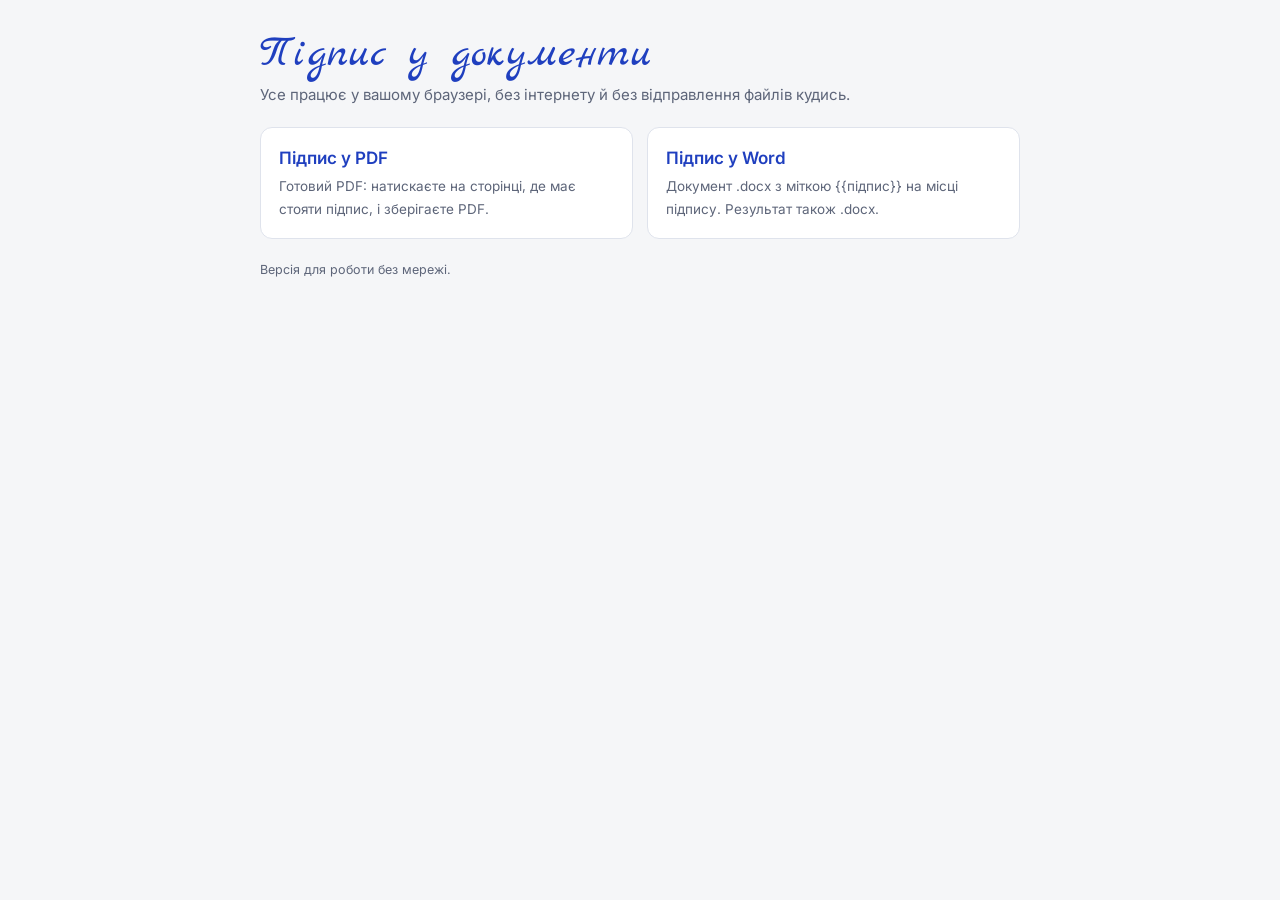
<file: index.html>
<!doctype html>
<html lang="uk"><head><meta charset="utf-8"><meta name="viewport" content="width=device-width,initial-scale=1">
<title>Підпис у документи</title>
<link rel="stylesheet" href="fonts.css">
<style>
:root{--bg:#f5f6f8;--paper:#fff;--ink:#1b2030;--muted:#5d6579;--line:#dfe3ec;--pen:#1f3fbf}
@media (prefers-color-scheme:dark){:root{--bg:#12151d;--paper:#1a1f2b;--ink:#e8eaf2;--muted:#98a1b6;--line:#2d3446;--pen:#8fa6ff}}
body{margin:0;background:var(--bg);color:var(--ink);font:15px/1.5 'Inter',system-ui,sans-serif;padding:32px 16px}
.w{max-width:760px;margin:0 auto}h1{font:400 44px/1.05 'Marck Script',cursive;color:var(--pen);margin:0 0 6px}
p{color:var(--muted);margin:0 0 20px}.g{display:grid;grid-template-columns:repeat(auto-fit,minmax(280px,1fr));gap:14px}
a.c{display:block;background:var(--paper);border:1px solid var(--line);border-radius:12px;padding:18px;color:var(--ink);text-decoration:none}
a.c:hover{border-color:var(--pen)}a.c b{display:block;font-size:17px;margin-bottom:4px;color:var(--pen)}a.c span{color:var(--muted);font-size:13.5px}
small{display:block;margin-top:22px;color:var(--muted)}
</style></head><body><div class="w">
<h1>Підпис у документи</h1><p>Усе працює у вашому браузері, без інтернету й без відправлення файлів кудись.</p>
<div class="g">
<a class="c" href="sign-pdf.html"><b>Підпис у PDF</b><span>Готовий PDF: натискаєте на сторінці, де має стояти підпис, і зберігаєте PDF.</span></a>
<a class="c" href="sign-stamp.html"><b>Підпис у Word</b><span>Документ .docx з міткою {{підпис}} на місці підпису. Результат також .docx.</span></a>
</div><small>Версія для роботи без мережі.</small></div></body></html>
</file>
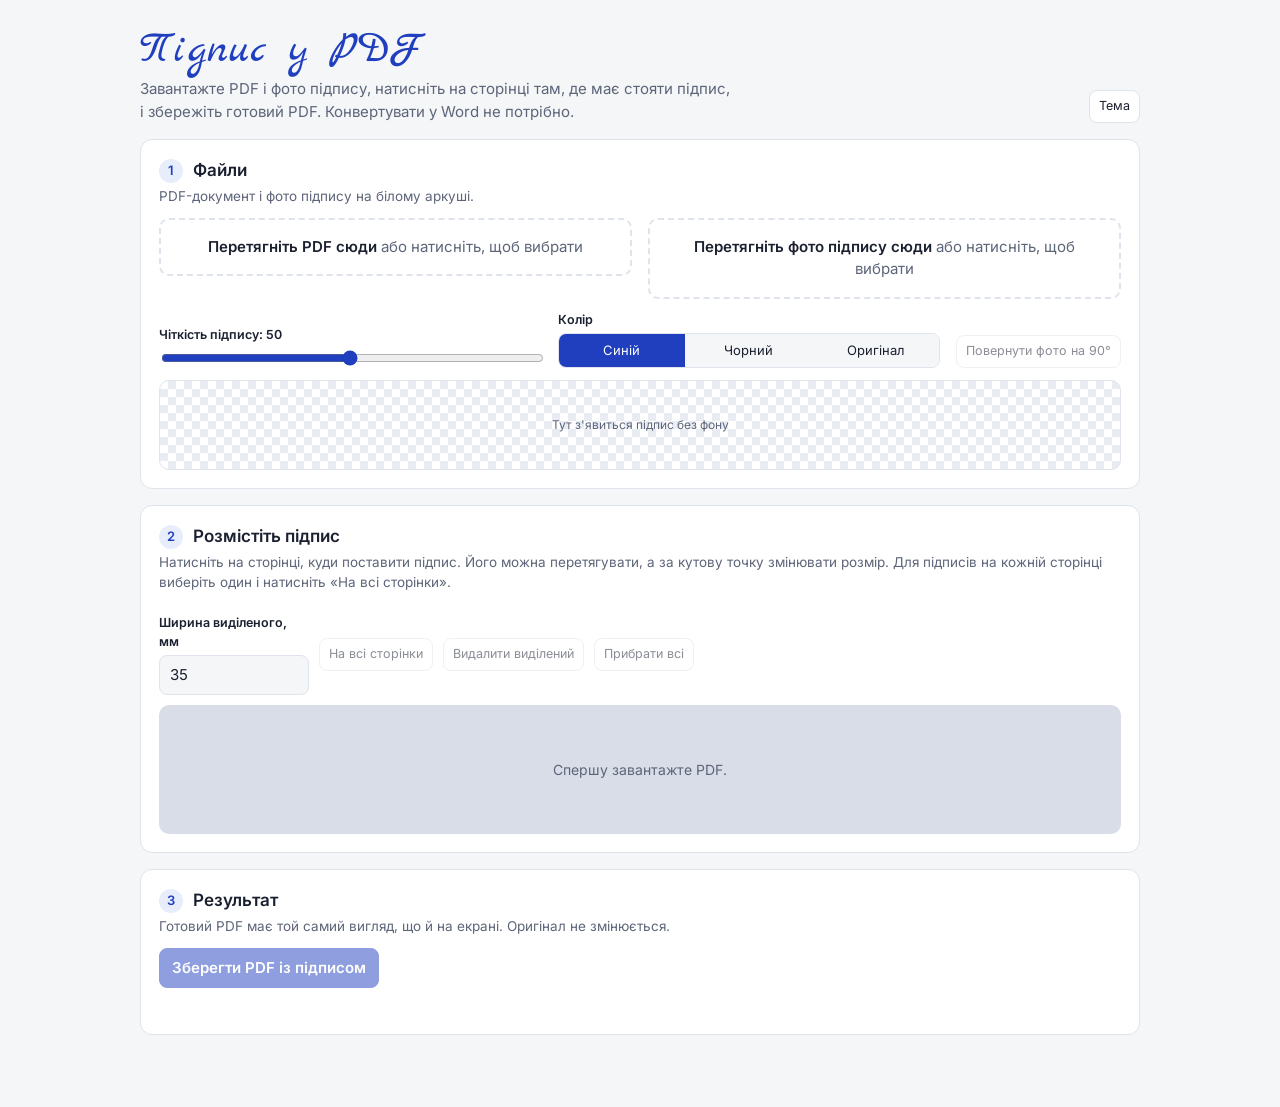
<file: sign-pdf.html>
<!doctype html>
<html lang="uk"><head><meta charset="utf-8"><meta name="viewport" content="width=device-width,initial-scale=1">
<title>Підпис у PDF</title>
<link rel="stylesheet" href="fonts.css">
<style>
/* Макет: зверху файли й параметри, нижче сторінки PDF, де підпис розставляється мишкою; збереження одразу в PDF. */
:root{
  --bg:#f5f6f8; --paper:#ffffff; --ink:#1b2030; --muted:#5d6579; --line:#dfe3ec;
  --pen:#1f3fbf; --pen-soft:#e8edfc; --ok:#1c7a4d; --warn:#b4541a; --warn-soft:#fdf0e6; --code:#f0f2f7;
  --check1:#ffffff; --check2:#e9ecf3; --desk:#d9dde8;
  --font-ui:'Inter',system-ui,-apple-system,'Segoe UI',Roboto,sans-serif;
  --font-hand:'Marck Script','Segoe Script','Bradley Hand',cursive;
}
@media (prefers-color-scheme:dark){:root:not([data-theme="light"]){
  --bg:#12151d; --paper:#1a1f2b; --ink:#e8eaf2; --muted:#98a1b6; --line:#2d3446;
  --pen:#8fa6ff; --pen-soft:#232b49; --ok:#5fd09a; --warn:#f0a36b; --warn-soft:#3a2a1d; --code:#141823;
  --check1:#e9ecf3; --check2:#cfd5e2; --desk:#0d1017; color-scheme:dark}}
:root[data-theme="dark"]{
  --bg:#12151d; --paper:#1a1f2b; --ink:#e8eaf2; --muted:#98a1b6; --line:#2d3446;
  --pen:#8fa6ff; --pen-soft:#232b49; --ok:#5fd09a; --warn:#f0a36b; --warn-soft:#3a2a1d; --code:#141823;
  --check1:#e9ecf3; --check2:#cfd5e2; --desk:#0d1017; color-scheme:dark}
*{box-sizing:border-box}
body{background:var(--bg);color:var(--ink);font:15px/1.5 var(--font-ui);
  padding-left:max(16px,env(safe-area-inset-left,0px));padding-right:max(16px,env(safe-area-inset-right,0px));padding-block:20px 48px}
.wrap{max-width:1000px;margin:0 auto}
header.top{display:flex;flex-wrap:wrap;align-items:flex-end;justify-content:space-between;gap:12px 24px;margin-bottom:16px}
h1{font:400 clamp(30px,5vw,44px)/1.05 var(--font-hand);color:var(--pen);margin:0}
.sub{color:var(--muted);margin:4px 0 0;max-width:66ch}
section.card{background:var(--paper);border:1px solid var(--line);border-radius:12px;padding:18px;margin-bottom:16px}
section.card h2{font-size:17px;margin:0 0 2px;font-weight:600;display:flex;align-items:center;gap:10px}
.step{width:24px;height:24px;border-radius:50%;background:var(--pen-soft);color:var(--pen);font-size:13px;display:inline-grid;place-items:center;flex:none}
.step.done{background:var(--ok);color:var(--paper)}
.lead{color:var(--muted);font-size:13.5px;margin:2px 0 12px}
.two{display:grid;grid-template-columns:repeat(auto-fit,minmax(300px,1fr));gap:16px}
.drop{border:2px dashed var(--line);border-radius:10px;padding:16px;text-align:center;cursor:pointer;color:var(--muted);transition:border-color .15s,background .15s}
.drop:hover,.drop.over{border-color:var(--pen);background:var(--pen-soft)}
.drop b{color:var(--ink)}
.drop .name{color:var(--pen);font-weight:600;word-break:break-all}
input[type=text],input[type=number]{font:inherit;color:var(--ink);background:var(--bg);border:1px solid var(--line);border-radius:8px;padding:8px 10px;width:100%;min-width:0}
input:focus-visible,button:focus-visible,.drop:focus-visible{outline:2px solid var(--pen);outline-offset:2px}
.row{display:flex;flex-wrap:wrap;gap:10px 16px;align-items:flex-end;margin-top:12px}
.f{display:flex;flex-direction:column;gap:3px;min-width:140px;flex:1}
.f label{font-size:12.5px;font-weight:600}
.hint{font-size:12px;color:var(--muted)}
button{font:inherit;cursor:pointer;border-radius:8px;border:1px solid var(--line);background:var(--paper);color:var(--ink);padding:8px 12px}
button:hover:not(:disabled){border-color:var(--pen)}
button:disabled{opacity:.5;cursor:not-allowed}
button.primary{background:var(--pen);color:var(--paper);border-color:var(--pen);font-weight:600}
button.mini{padding:6px 9px;font-size:12.5px}
input[type=range]{width:100%;accent-color:var(--pen)}
.seg{display:flex;border:1px solid var(--line);border-radius:8px;overflow:hidden}
.seg button{border:0;border-radius:0;flex:1;background:var(--bg);padding:7px 8px;font-size:13px}
.seg button.on{background:var(--pen);color:var(--paper)}
.checker{background-image:linear-gradient(45deg,var(--check2) 25%,transparent 25%,transparent 75%,var(--check2) 75%),linear-gradient(45deg,var(--check2) 25%,transparent 25%,transparent 75%,var(--check2) 75%);background-color:var(--check1);background-size:16px 16px;background-position:0 0,8px 8px;border:1px solid var(--line);border-radius:10px;min-height:90px;display:grid;place-items:center;padding:8px;margin-top:12px}
.checker img{max-width:100%;max-height:120px;display:block}
.toolbar{display:flex;flex-wrap:wrap;gap:8px 10px;align-items:center;margin:10px 0}
.toolbar .f{flex:0 0 150px;min-width:120px}
.chips{display:flex;flex-wrap:wrap;gap:6px;margin:8px 0}
.chip{border:1px solid var(--pen);color:var(--pen);background:var(--pen-soft);border-radius:999px;padding:4px 11px;font-size:12.5px}
.desk{background:var(--desk);border-radius:10px;padding:14px;max-height:75vh;overflow:auto}
.page{position:relative;margin:0 auto 14px;background:#fff;box-shadow:0 1px 6px rgba(0,0,0,.25);cursor:crosshair;max-width:100%;touch-action:manipulation}
.page canvas{display:block;width:100%;height:auto}
.pno{position:absolute;left:6px;top:4px;font-size:11px;color:#667;background:rgba(255,255,255,.85);padding:0 6px;border-radius:4px;pointer-events:none}
.ph{position:absolute;outline:1.5px dashed transparent;cursor:move;touch-action:none}
.ph.sel{outline-color:var(--pen)}
.ph img{width:100%;height:100%;display:block;pointer-events:none;user-select:none}
.ph .rs{position:absolute;right:-7px;bottom:-7px;width:14px;height:14px;background:var(--pen);border:2px solid #fff;border-radius:50%;cursor:nwse-resize;display:none}
.ph .xx{position:absolute;right:-9px;top:-11px;width:20px;height:20px;line-height:16px;padding:0;border-radius:50%;background:var(--warn);color:#fff;border:2px solid #fff;font-size:13px;display:none}
.ph.sel .rs,.ph.sel .xx{display:block}
.toast{font-size:13px;color:var(--ok);min-height:20px;margin-top:8px}
.toast.err{color:var(--warn)}
.empty{color:var(--muted);text-align:center;padding:40px 10px;font-size:14px}
@media (max-width:640px){
  body{font-size:14.5px}
  section.card{padding:14px}
  .row{gap:12px}
  .row .f,.toolbar .f{flex:1 1 100%;min-width:0}
  .row>button,.toolbar>button{flex:1 1 auto}
  button{min-height:42px}
  button.mini{padding:9px 11px;font-size:13px}
  .seg button{padding:9px 4px;font-size:13px;min-height:42px;white-space:nowrap}
  .desk{max-height:none;padding:8px}
  .drop{padding:14px 10px}
  header.top{align-items:flex-start}
}
</style>

<div class="wrap">
  <header class="top">
    <div>
      <h1>Підпис у PDF</h1>
      <p class="sub">Завантажте PDF і фото підпису, натисніть на сторінці там, де має стояти підпис, і збережіть готовий PDF. Конвертувати у Word не потрібно.</p>
    </div>
    <button id="themeBtn" class="mini" type="button">Тема</button>
  </header>

  <section class="card">
    <h2><span class="step" id="st1">1</span>Файли</h2>
    <p class="lead">PDF-документ і фото підпису на білому аркуші.</p>
    <div class="two">
      <div>
        <div class="drop" id="dropPdf" tabindex="0" role="button" aria-label="Вибрати PDF"><div id="pdfLbl"><b>Перетягніть PDF сюди</b> або натисніть, щоб вибрати</div></div>
        <input type="file" id="pdfIn" accept=".pdf,application/pdf" hidden>
      </div>
      <div>
        <div class="drop" id="dropSig" tabindex="0" role="button" aria-label="Вибрати фото підпису"><div id="sigLbl"><b>Перетягніть фото підпису сюди</b> або натисніть, щоб вибрати</div></div>
        <input type="file" id="sigIn" accept="image/*" hidden>
      </div>
    </div>
    <div class="row">
      <div class="f"><label for="sens">Чіткість підпису: <span id="sensV">50</span></label><input type="range" id="sens" min="1" max="100" value="50"></div>
      <div class="f"><label>Колір</label><div class="seg" id="colorSeg"><button type="button" class="on" data-c="blue">Синій</button><button type="button" data-c="black">Чорний</button><button type="button" data-c="orig">Оригінал</button></div></div>
      <button type="button" class="mini" id="rotBtn" disabled>Повернути фото на 90°</button>
    </div>
    <div class="checker" id="sigPrev"><span class="hint">Тут з'явиться підпис без фону</span></div>
  </section>

  <section class="card">
    <h2><span class="step" id="st2">2</span>Розмістіть підпис</h2>
    <p class="lead">Натисніть на сторінці, куди поставити підпис. Його можна перетягувати, а за кутову точку змінювати розмір. Для підписів на кожній сторінці виберіть один і натисніть «На всі сторінки».</p>
    <div class="chips" id="chips"></div>
    <div class="toolbar">
      <div class="f"><label for="wmm">Ширина виділеного, мм</label><input type="number" id="wmm" min="8" max="150" step="1" value="35" disabled></div>
      <button type="button" class="mini" id="allBtn" disabled>На всі сторінки</button>
      <button type="button" class="mini" id="delBtn" disabled>Видалити виділений</button>
      <button type="button" class="mini" id="clrBtn" disabled>Прибрати всі</button>
      <span class="hint" id="cnt"></span>
    </div>
    <div class="desk" id="desk"><div class="empty">Спершу завантажте PDF.</div></div>
  </section>

  <section class="card">
    <h2><span class="step" id="st3">3</span>Результат</h2>
    <p class="lead">Готовий PDF має той самий вигляд, що й на екрані. Оригінал не змінюється.</p>
    <div class="row" style="margin-top:0"><button type="button" class="primary" id="goBtn" disabled>Зберегти PDF із підписом</button></div>
    <div class="toast" id="toast" role="status"></div>
  </section>
</div>

<script src="pdf.min.js"></script>
<script src="pdf-lib.min.js"></script>
<script>
(function(){
"use strict";
var $=function(id){return document.getElementById(id);};
if(window.pdfjsLib)pdfjsLib.GlobalWorkerOptions.workerSrc="pdf.worker.min.js";
var MM=72/25.4;
var S={pdfBytes:null,pdfName:"",pdf:null,pages:[],sigImg:null,rot:0,color:"blue",sigBlob:null,sigUrl:"",sigW:0,sigH:0,pl:[],sel:null,uid:1};

function toast(m,err){var t=$("toast");t.textContent=m;t.className="toast"+(err?" err":"");}
function esc(s){return String(s).replace(/&/g,"&amp;").replace(/</g,"&lt;").replace(/>/g,"&gt;");}

function wireDrop(box,input,cb){
  box.addEventListener("click",function(){input.click();});
  box.addEventListener("keydown",function(e){if(e.key==="Enter"||e.key===" "){e.preventDefault();input.click();}});
  ["dragenter","dragover"].forEach(function(ev){box.addEventListener(ev,function(e){e.preventDefault();box.classList.add("over");});});
  ["dragleave","drop"].forEach(function(ev){box.addEventListener(ev,function(e){e.preventDefault();box.classList.remove("over");});});
  box.addEventListener("drop",function(e){var f=e.dataTransfer.files[0];if(f)cb(f);});
  input.addEventListener("change",function(){if(input.files[0])cb(input.files[0]);input.value="";});
}
wireDrop($("dropPdf"),$("pdfIn"),loadPdf);
wireDrop($("dropSig"),$("sigIn"),loadSig);

/* ---------- PDF ---------- */
async function loadPdf(f){
  if(!/\.pdf$/i.test(f.name)&&f.type!=="application/pdf"){toast("Потрібен файл PDF.",true);return;}
  if(!window.pdfjsLib||!window.PDFLib){toast("Не завантажилися модулі сторінки. Перевірте інтернет і оновіть сторінку.",true);return;}
  try{
    var buf=await f.arrayBuffer();
    S.pdfBytes=new Uint8Array(buf.slice(0));
    S.pdf=await pdfjsLib.getDocument({data:new Uint8Array(buf)}).promise;
  }catch(e){S.pdf=null;toast("Не вдалося відкрити PDF: "+e.message,true);return;}
  S.pdfName=f.name;S.pl=[];S.sel=null;
  $("pdfLbl").innerHTML='<span class="name">'+esc(f.name)+'</span><br><span class="hint">'+S.pdf.numPages+' стор. Натисніть, щоб вибрати інший</span>';
  toast("");
  await renderPages();await suggest();refresh();
}
async function renderPages(){
  var desk=$("desk");desk.innerHTML="";S.pages=[];
  var maxW=Math.min(760,Math.max(280,desk.clientWidth-28)),dpr=Math.min(2,window.devicePixelRatio||1);
  for(var n=1;n<=S.pdf.numPages;n++){
    var page=await S.pdf.getPage(n),vp1=page.getViewport({scale:1}),sc=maxW/vp1.width,vp=page.getViewport({scale:sc*dpr});
    var wrap=document.createElement("div");wrap.className="page";wrap.style.width=maxW+"px";wrap.dataset.i=n-1;
    var cv=document.createElement("canvas");cv.width=Math.floor(vp.width);cv.height=Math.floor(vp.height);
    wrap.appendChild(cv);
    var no=document.createElement("div");no.className="pno";no.textContent="Стор. "+n;wrap.appendChild(no);
    desk.appendChild(wrap);
    await page.render({canvasContext:cv.getContext("2d"),viewport:vp}).promise;
    S.pages.push({el:wrap,wPt:vp1.width,hPt:vp1.height,rotate:page.rotate||0,num:n,pdfPage:page});
  }
  drawAll();
}

/* ---------- підказки місць ---------- */
async function suggest(){
  var chips=$("chips");chips.innerHTML="";S.sugg=[];
  for(var i=0;i<S.pages.length;i++){
    var pg=S.pages[i],tc=await pg.pdfPage.getTextContent();
    tc.items.forEach(function(it){
      if(!it.str)return;
      if(/\(\s*підпис\s*\)/i.test(it.str)||/^\s*підпис\s*$/i.test(it.str)){
        var x=it.transform[4],y=it.transform[5],w=it.width||40;
        S.sugg.push({page:i,fx:(x+w/2)/pg.wPt,fy:(pg.hPt-y-(it.height||9)*1.1)/pg.hPt,label:"над «(підпис)», стор. "+pg.num});
      }
    });
  }
  S.sugg=S.sugg.slice(0,8);
  S.sugg.forEach(function(sg,k){
    var b=document.createElement("button");b.type="button";b.className="chip";b.textContent="+ "+sg.label;b.dataset.k=k;chips.appendChild(b);
  });
  if(!S.sugg.length)chips.innerHTML='<span class="hint">Підписів «(підпис)» у тексті не знайдено. Просто натискайте на потрібне місце.</span>';
}
$("chips").addEventListener("click",function(e){
  var b=e.target.closest("button[data-k]");if(!b)return;
  if(!S.sigBlob){toast("Спершу додайте фото підпису.",true);return;}
  var sg=S.sugg[+b.dataset.k],pg=S.pages[sg.page],wPt=(+$("wmm").value||35)*MM,hPt=wPt*S.sigH/S.sigW;
  addPl(sg.page,sg.fx*pg.wPt-wPt/2,(sg.fy*pg.hPt)-hPt*0.9,wPt);
  pg.el.scrollIntoView({behavior:"smooth",block:"center"});
});

/* ---------- підпис: обробка фото ---------- */
async function loadSig(f){
  if(!/^image\//.test(f.type)){toast("Потрібне зображення (JPG або PNG).",true);return;}
  try{
    var url=URL.createObjectURL(f);
    S.sigImg=await new Promise(function(res,rej){var i=new Image();i.onload=function(){res(i);};i.onerror=function(){rej(new Error("формат не підтримується"));};i.src=url;});
    S.rot=0;$("sigLbl").innerHTML='<span class="name">'+esc(f.name)+'</span><br><span class="hint">Натисніть, щоб вибрати інше</span>';
    $("rotBtn").disabled=false;toast("");processSig();
  }catch(e){toast("Не вдалося прочитати фото: "+e.message,true);}
}
$("rotBtn").addEventListener("click",function(){S.rot=(S.rot+90)%360;processSig();});
$("sens").addEventListener("input",function(){$("sensV").textContent=this.value;processSig();});
$("colorSeg").addEventListener("click",function(e){var b=e.target.closest("button");if(!b)return;
  S.color=b.getAttribute("data-c");[].forEach.call(this.children,function(x){x.classList.toggle("on",x===b);});processSig();});

function maxFilter(src,w,h,R){
  var tmp=new Float32Array(w*h),out=new Float32Array(w*h),x,y,k,m,v;
  for(y=0;y<h;y++)for(x=0;x<w;x++){m=0;for(k=Math.max(0,x-R);k<=Math.min(w-1,x+R);k++){v=src[y*w+k];if(v>m)m=v;}tmp[y*w+x]=m;}
  for(x=0;x<w;x++)for(y=0;y<h;y++){m=0;for(k=Math.max(0,y-R);k<=Math.min(h-1,y+R);k++){v=tmp[k*w+x];if(v>m)m=v;}out[y*w+x]=m;}
  return out;
}
function boxBlur(src,w,h,R){
  var tmp=new Float32Array(w*h),out=new Float32Array(w*h),x,y,k,s,n;
  for(y=0;y<h;y++)for(x=0;x<w;x++){s=0;n=0;for(k=Math.max(0,x-R);k<=Math.min(w-1,x+R);k++){s+=src[y*w+k];n++;}tmp[y*w+x]=s/n;}
  for(x=0;x<w;x++)for(y=0;y<h;y++){s=0;n=0;for(k=Math.max(0,y-R);k<=Math.min(h-1,y+R);k++){s+=tmp[k*w+x];n++;}out[y*w+x]=s/n;}
  return out;
}
function processSig(){
  var img=S.sigImg;if(!img)return;
  var MAX=1400,sc=Math.min(1,MAX/Math.max(img.naturalWidth,img.naturalHeight));
  var w0=Math.round(img.naturalWidth*sc),h0=Math.round(img.naturalHeight*sc),rot=S.rot,swap=rot===90||rot===270,W=swap?h0:w0,H=swap?w0:h0;
  var cv=document.createElement("canvas");cv.width=W;cv.height=H;var cx=cv.getContext("2d",{willReadFrequently:true});
  cx.translate(W/2,H/2);cx.rotate(rot*Math.PI/180);cx.drawImage(img,-w0/2,-h0/2,w0,h0);cx.setTransform(1,0,0,1,0,0);
  var id=cx.getImageData(0,0,W,H),d=id.data,n=W*H,gray=new Float32Array(n),i,x,y;
  for(i=0;i<n;i++)gray[i]=0.299*d[i*4]+0.587*d[i*4+1]+0.114*d[i*4+2];
  var F=4,sw=Math.ceil(W/F),sh=Math.ceil(H/F),small=new Float32Array(sw*sh);
  for(y=0;y<sh;y++)for(x=0;x<sw;x++){var s=0,c=0;for(var yy=y*F;yy<Math.min(H,y*F+F);yy++)for(var xx=x*F;xx<Math.min(W,x*F+F);xx++){s+=gray[yy*W+xx];c++;}small[y*sw+x]=s/c;}
  var bg=boxBlur(boxBlur(maxFilter(small,sw,sh,9),sw,sh,5),sw,sh,5);
  var sens=+$("sens").value,t0=40-(sens/100)*34,t1=t0+55,alpha=new Float32Array(n);
  for(y=0;y<H;y++){var by=Math.min(sh-1,y/F),y0=Math.floor(by),y1=Math.min(sh-1,y0+1),fy=by-y0;
    for(x=0;x<W;x++){var bx=Math.min(sw-1,x/F),x0=Math.floor(bx),x1=Math.min(sw-1,x0+1),fx=bx-x0;
      var b=(bg[y0*sw+x0]*(1-fx)+bg[y0*sw+x1]*fx)*(1-fy)+(bg[y1*sw+x0]*(1-fx)+bg[y1*sw+x1]*fx)*fy;
      var v=(b-gray[y*W+x]-t0)/(t1-t0);alpha[y*W+x]=v<0?0:(v>1?1:v);}}
  var clean=new Float32Array(n);
  for(y=1;y<H-1;y++)for(x=1;x<W-1;x++){var a=alpha[y*W+x];if(a<=0)continue;var cnt=0;
    for(var dy=-1;dy<=1;dy++)for(var dx=-1;dx<=1;dx++){if((dx||dy)&&alpha[(y+dy)*W+x+dx]>0.25)cnt++;}
    clean[y*W+x]=(cnt>=2||a>0.8)?a:0;}
  var col=S.color==="black"?[20,20,25]:[31,63,191],minX=W,minY=H,maxX=-1,maxY=-1;
  for(y=0;y<H;y++)for(x=0;x<W;x++){var i2=y*W+x,aa=clean[i2];
    if(aa>0.15){if(x<minX)minX=x;if(x>maxX)maxX=x;if(y<minY)minY=y;if(y>maxY)maxY=y;}
    if(S.color==="orig"){d[i2*4]*=0.6;d[i2*4+1]*=0.6;d[i2*4+2]*=0.6;}else{d[i2*4]=col[0];d[i2*4+1]=col[1];d[i2*4+2]=col[2];}
    d[i2*4+3]=Math.round(aa*255);}
  if(maxX<0){S.sigBlob=null;$("sigPrev").innerHTML='<span class="hint">Підпис не знайдено. Збільште чіткість або перефотографуйте на білому аркуші.</span>';refresh();return;}
  var pad=Math.round(0.04*Math.max(maxX-minX,maxY-minY));
  minX=Math.max(0,minX-pad);minY=Math.max(0,minY-pad);maxX=Math.min(W-1,maxX+pad);maxY=Math.min(H-1,maxY+pad);
  cx.putImageData(id,0,0);
  var out=document.createElement("canvas");out.width=maxX-minX+1;out.height=maxY-minY+1;
  out.getContext("2d").drawImage(cv,minX,minY,out.width,out.height,0,0,out.width,out.height);
  S.sigW=out.width;S.sigH=out.height;
  out.toBlob(function(bl){
    S.sigBlob=bl;S.sigUrl=URL.createObjectURL(bl);
    var im=new Image();im.alt="Підпис без фону";im.src=S.sigUrl;var box=$("sigPrev");box.innerHTML="";box.appendChild(im);
    drawAll();refresh();
  },"image/png");
}

/* ---------- розміщення ---------- */
function addPl(pi,xPt,yPt,wPt){
  var pg=S.pages[pi],hPt=wPt*S.sigH/S.sigW;
  xPt=Math.max(0,Math.min(pg.wPt-wPt,xPt));yPt=Math.max(0,Math.min(pg.hPt-hPt,yPt));
  var p={id:S.uid++,page:pi,x:xPt,y:yPt,w:wPt};S.pl.push(p);S.sel=p.id;drawAll();refresh();
}
function selPl(){return S.pl.filter(function(p){return p.id===S.sel;})[0];}
function drawAll(){
  S.pages.forEach(function(pg){
    [].slice.call(pg.el.querySelectorAll(".ph")).forEach(function(n){n.remove();});
  });
  if(!S.sigUrl)return;
  S.pl.forEach(function(p){
    var pg=S.pages[p.page];if(!pg)return;
    var k=pg.el.clientWidth/pg.wPt,hPt=p.w*S.sigH/S.sigW;
    var el=document.createElement("div");el.className="ph"+(p.id===S.sel?" sel":"");el.dataset.id=p.id;
    el.style.left=(p.x*k)+"px";el.style.top=(p.y*k)+"px";el.style.width=(p.w*k)+"px";el.style.height=(hPt*k)+"px";
    var im=new Image();im.src=S.sigUrl;im.alt="";el.appendChild(im);
    var rs=document.createElement("div");rs.className="rs";rs.dataset.role="rs";el.appendChild(rs);
    var xx=document.createElement("button");xx.type="button";xx.className="xx";xx.dataset.role="del";xx.textContent="×";xx.title="Видалити";el.appendChild(xx);
    pg.el.appendChild(el);
  });
  var s=selPl();if(s){$("wmm").value=Math.round(s.w/MM);}
}
$("desk").addEventListener("pointerdown",function(e){
  var pageEl=e.target.closest(".page");if(!pageEl)return;
  var ph=e.target.closest(".ph"),pg=S.pages[+pageEl.dataset.i],k=pageEl.clientWidth/pg.wPt;
  if(!ph){ // клік по порожньому місцю: новий підпис
    if(!S.sigBlob){toast("Спершу додайте фото підпису.",true);return;}
    var r=pageEl.getBoundingClientRect(),wPt=(+$("wmm").value||35)*MM,hPt=wPt*S.sigH/S.sigW;
    addPl(+pageEl.dataset.i,(e.clientX-r.left)/k-wPt/2,(e.clientY-r.top)/k-hPt/2,wPt);return;
  }
  var id=+ph.dataset.id,p=S.pl.filter(function(q){return q.id===id;})[0];
  var role=e.target.getAttribute("data-role");
  if(role==="del"){S.pl=S.pl.filter(function(q){return q.id!==id;});S.sel=null;drawAll();refresh();return;}
  S.sel=id;
  var startX=e.clientX,startY=e.clientY,ox=p.x,oy=p.y,ow=p.w,mode=role==="rs"?"rs":"mv";
  e.preventDefault();
  function mv(ev){
    var dx=(ev.clientX-startX)/k,dy=(ev.clientY-startY)/k;
    if(mode==="mv"){p.x=Math.max(0,Math.min(pg.wPt-p.w,ox+dx));p.y=Math.max(0,Math.min(pg.hPt-p.w*S.sigH/S.sigW,oy+dy));}
    else{p.w=Math.max(8*MM,Math.min(pg.wPt-p.x,ow+dx));}
    var hPt=p.w*S.sigH/S.sigW;
    ph.style.left=p.x*k+"px";ph.style.top=p.y*k+"px";ph.style.width=p.w*k+"px";ph.style.height=hPt*k+"px";
    $("wmm").value=Math.round(p.w/MM);
  }
  function up(){document.removeEventListener("pointermove",mv);document.removeEventListener("pointerup",up);drawAll();refresh();}
  document.addEventListener("pointermove",mv);document.addEventListener("pointerup",up);
  drawAll();
});
document.addEventListener("keydown",function(e){
  var p=selPl();if(!p||/INPUT|TEXTAREA|SELECT/.test(document.activeElement.tagName))return;
  var st=e.shiftKey?5:1,pg=S.pages[p.page];
  if(e.key==="Delete"||e.key==="Backspace"){S.pl=S.pl.filter(function(q){return q!==p;});S.sel=null;}
  else if(e.key==="ArrowLeft")p.x=Math.max(0,p.x-st);else if(e.key==="ArrowRight")p.x=Math.min(pg.wPt-p.w,p.x+st);
  else if(e.key==="ArrowUp")p.y=Math.max(0,p.y-st);else if(e.key==="ArrowDown")p.y=p.y+st;
  else return;
  e.preventDefault();drawAll();refresh();
});
$("wmm").addEventListener("input",function(){
  var p=selPl();if(!p)return;var pg=S.pages[p.page];p.w=Math.max(8*MM,Math.min(pg.wPt,(+this.value||35)*MM));p.x=Math.min(p.x,pg.wPt-p.w);drawAll();
});
$("delBtn").addEventListener("click",function(){S.pl=S.pl.filter(function(q){return q.id!==S.sel;});S.sel=null;drawAll();refresh();});
$("clrBtn").addEventListener("click",function(){S.pl=[];S.sel=null;drawAll();refresh();});
$("allBtn").addEventListener("click",function(){
  var p=selPl();if(!p)return;var src=S.pages[p.page];
  S.pl=S.pl.filter(function(q){return q===p||q.page===p.page;});
  S.pages.forEach(function(pg,i){
    if(i===p.page)return;
    var w=p.w*(pg.wPt/src.wPt),cx=(p.x+p.w/2)/src.wPt*pg.wPt,fromBottom=src.hPt-(p.y+p.w*S.sigH/S.sigW);
    var h=w*S.sigH/S.sigW;
    S.pl.push({id:S.uid++,page:i,x:cx-w/2,y:pg.hPt-fromBottom-h,w:w});
  });
  drawAll();refresh();
});

/* ---------- збереження ---------- */
$("goBtn").addEventListener("click",async function(){
  this.disabled=true;toast("Створюю PDF…");
  try{
    var doc=await PDFLib.PDFDocument.load(S.pdfBytes,{ignoreEncryption:true});
    var png=await doc.embedPng(await S.sigBlob.arrayBuffer()),pages=doc.getPages(),skipped=0;
    S.pl.forEach(function(p){
      var pg=pages[p.page],pv=S.pages[p.page];
      if(!pg)return;
      if(pv.rotate){skipped++;return;}
      var cb=pg.getCropBox?pg.getCropBox():pg.getMediaBox(),sx=cb.width/pv.wPt,w=p.w*sx,h=w*S.sigH/S.sigW;
      pg.drawImage(png,{x:cb.x+p.x*sx,y:cb.y+cb.height-p.y*sx-h,width:w,height:h});
    });
    var bytes=await doc.save(),name=S.pdfName.replace(/\.pdf$/i,"")+"_підписаний.pdf",blob=new Blob([bytes],{type:"application/pdf"});
    var d=(typeof claude!=="undefined")?await claude.use("downloads"):null;
    if(d){await d.save({filename:name,data:blob});}
    else{var url=URL.createObjectURL(blob),a=document.createElement("a");a.href=url;a.download=name;document.body.appendChild(a);a.click();a.remove();setTimeout(function(){URL.revokeObjectURL(url);},2000);}
    toast("Готово: "+name+(skipped?". Пропущено підписів на повернутих сторінках: "+skipped+".":""),!!skipped);
    $("st3").classList.add("done");
  }catch(e){if(e&&e.code==="declined")toast("Збереження скасовано.");else toast("Не вийшло: "+(e.message||e.code),true);}
  refresh();
});

function refresh(){
  var okPdf=!!S.pdf,okSig=!!S.sigBlob,has=S.pl.length>0,p=selPl();
  $("st1").classList.toggle("done",okPdf&&okSig);$("st2").classList.toggle("done",has);
  $("goBtn").disabled=!(okPdf&&okSig&&has);
  $("clrBtn").disabled=!has;$("delBtn").disabled=!p;$("allBtn").disabled=!p||S.pages.length<2;$("wmm").disabled=!p;
  $("cnt").textContent=has?("Підписів у документі: "+S.pl.length):"";
}
window.addEventListener("resize",function(){drawAll();});
$("themeBtn").addEventListener("click",function(){
  var r=document.documentElement,cur=r.getAttribute("data-theme");
  var dark=cur?cur==="dark":matchMedia("(prefers-color-scheme: dark)").matches;
  r.setAttribute("data-theme",dark?"light":"dark");
});
})();
</script>

</html>
</file>
<file: fonts.css>
@font-face{font-family:'Inter';font-style:normal;font-weight:400;font-display:swap;src:url(inter-cyrillic-400-normal.woff2) format('woff2');unicode-range:U+0301,U+0400-045F,U+0490-0491,U+04B0-04B1,U+2116}
@font-face{font-family:'Inter';font-style:normal;font-weight:400;font-display:swap;src:url(inter-latin-400-normal.woff2) format('woff2');unicode-range:U+0000-00FF,U+0131,U+0152-0153,U+02BB-02BC,U+02C6,U+02DA,U+02DC,U+2000-206F,U+20AC,U+2122,U+2191,U+2193,U+2212,U+2215,U+FEFF,U+FFFD}
@font-face{font-family:'Inter';font-style:normal;font-weight:500;font-display:swap;src:url(inter-cyrillic-500-normal.woff2) format('woff2');unicode-range:U+0301,U+0400-045F,U+0490-0491,U+04B0-04B1,U+2116}
@font-face{font-family:'Inter';font-style:normal;font-weight:500;font-display:swap;src:url(inter-latin-500-normal.woff2) format('woff2');unicode-range:U+0000-00FF,U+0131,U+0152-0153,U+02BB-02BC,U+02C6,U+02DA,U+02DC,U+2000-206F,U+20AC,U+2122,U+2191,U+2193,U+2212,U+2215,U+FEFF,U+FFFD}
@font-face{font-family:'Inter';font-style:normal;font-weight:600;font-display:swap;src:url(inter-cyrillic-600-normal.woff2) format('woff2');unicode-range:U+0301,U+0400-045F,U+0490-0491,U+04B0-04B1,U+2116}
@font-face{font-family:'Inter';font-style:normal;font-weight:600;font-display:swap;src:url(inter-latin-600-normal.woff2) format('woff2');unicode-range:U+0000-00FF,U+0131,U+0152-0153,U+02BB-02BC,U+02C6,U+02DA,U+02DC,U+2000-206F,U+20AC,U+2122,U+2191,U+2193,U+2212,U+2215,U+FEFF,U+FFFD}
@font-face{font-family:'Marck Script';font-style:normal;font-weight:400;font-display:swap;src:url(marck-script-cyrillic-400-normal.woff2) format('woff2');unicode-range:U+0301,U+0400-045F,U+0490-0491,U+04B0-04B1,U+2116}
@font-face{font-family:'Marck Script';font-style:normal;font-weight:400;font-display:swap;src:url(marck-script-latin-400-normal.woff2) format('woff2');unicode-range:U+0000-00FF,U+0131,U+0152-0153,U+02BB-02BC,U+02C6,U+02DA,U+02DC,U+2000-206F,U+20AC,U+2122,U+2191,U+2193,U+2212,U+2215,U+FEFF,U+FFFD}
</file>
